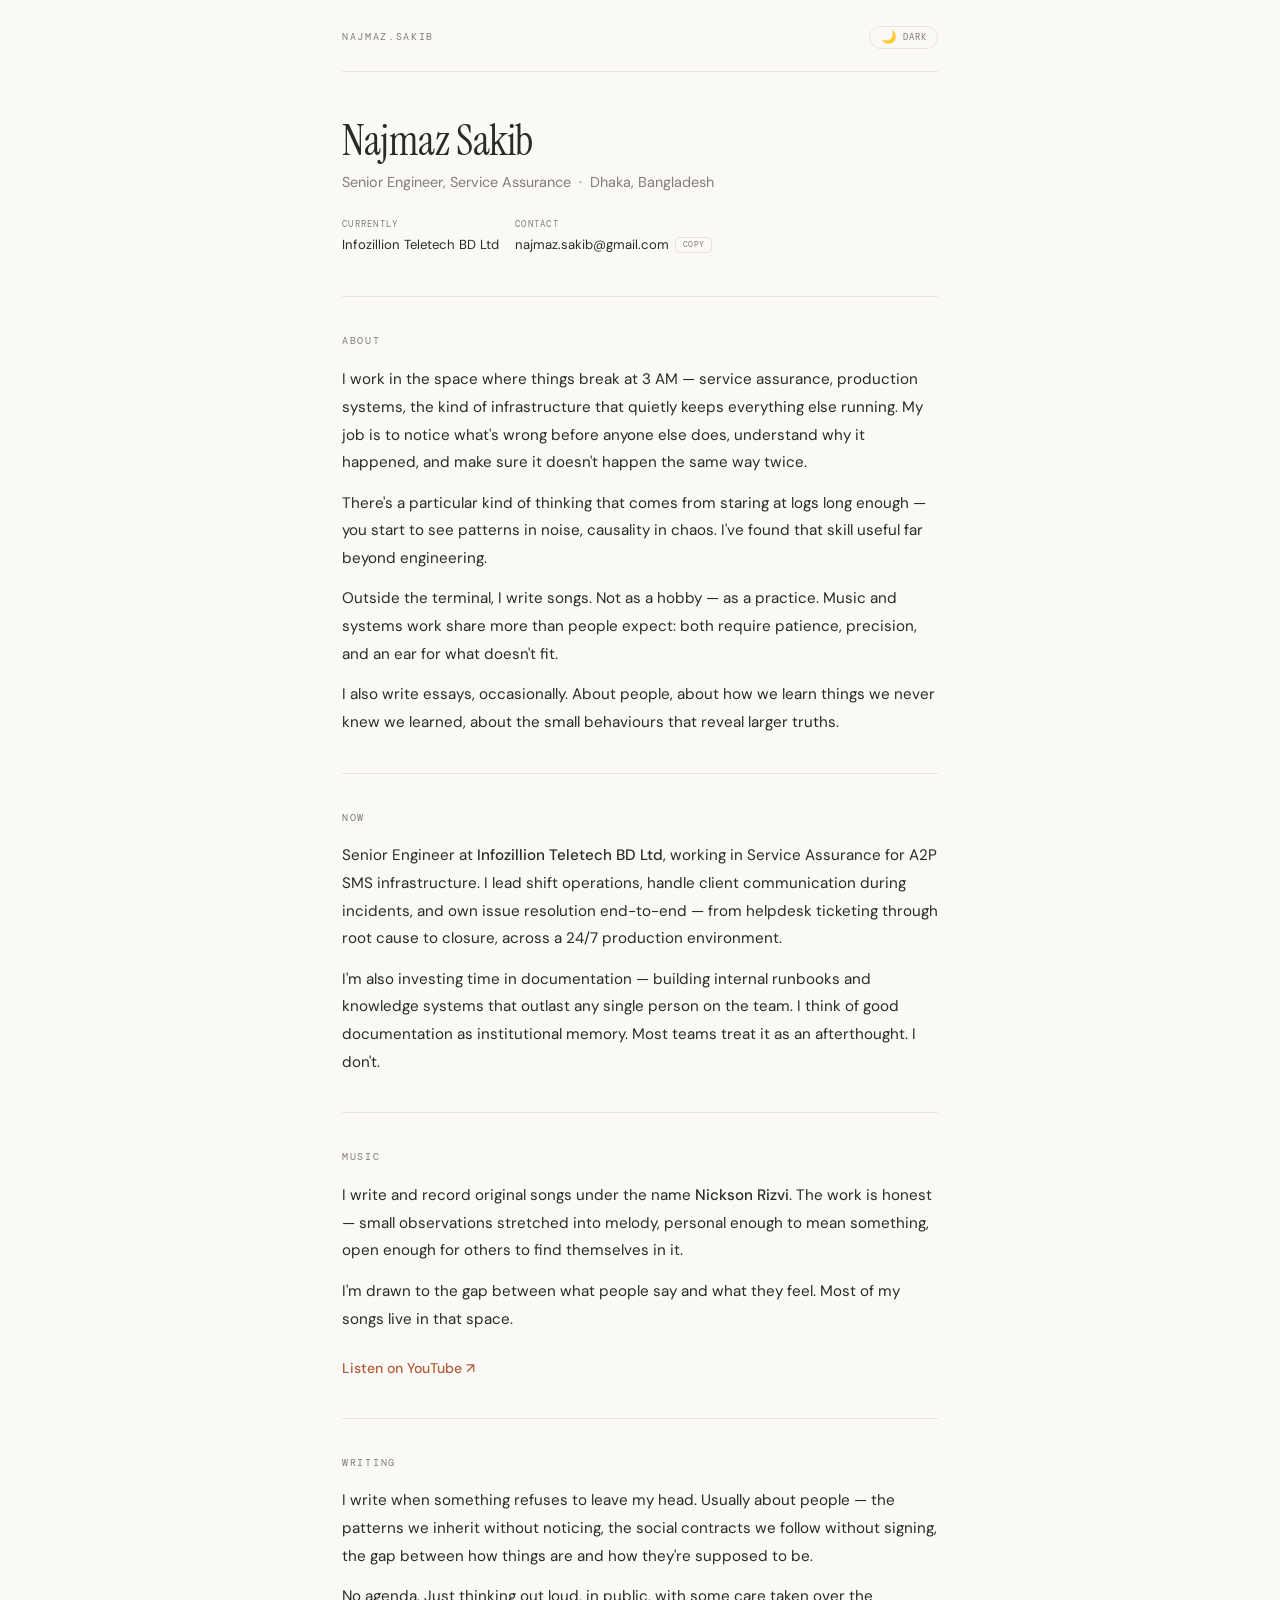
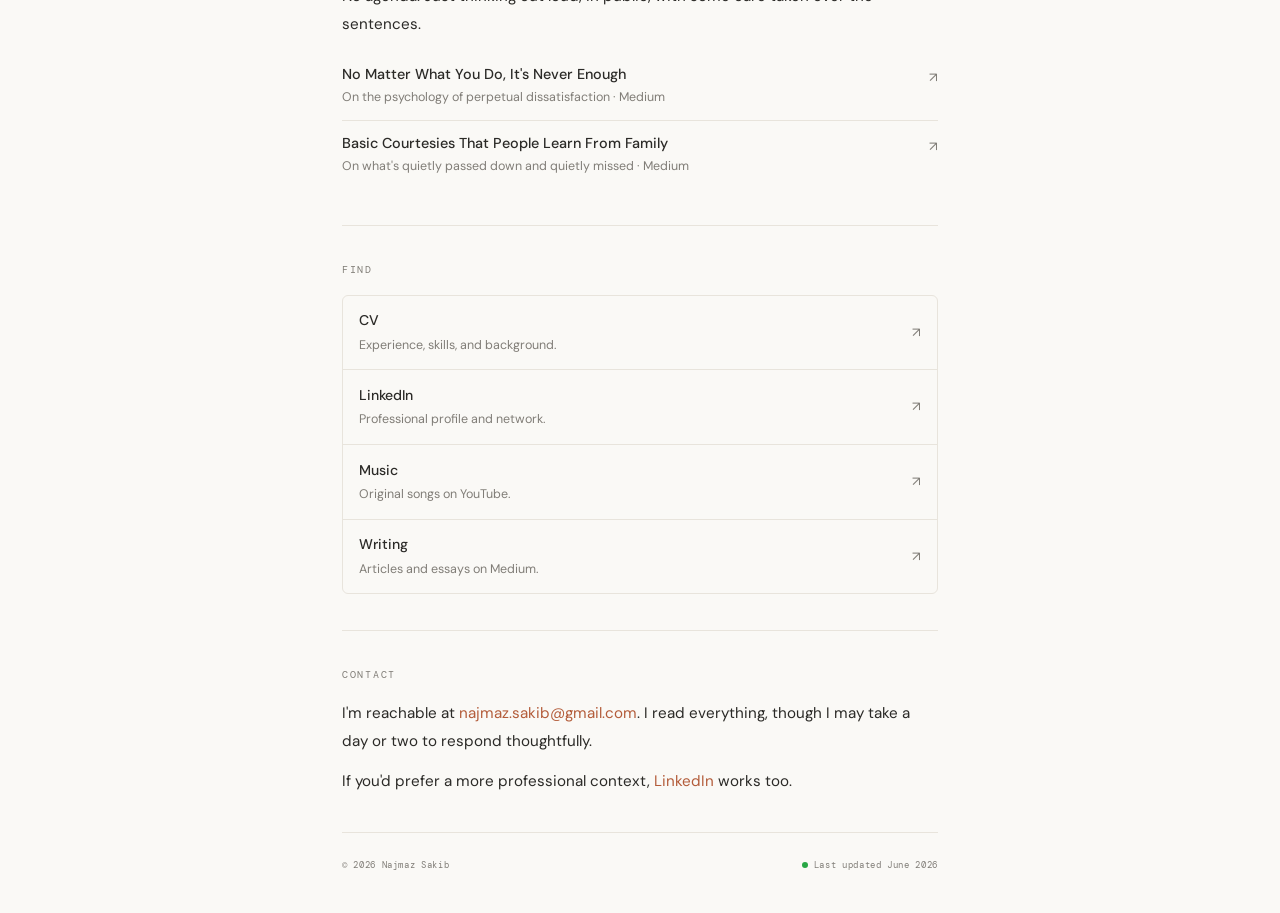
<file: index.html>
<!DOCTYPE html>
<html lang="en">
<script>
  if (localStorage.getItem('theme') === 'dark')
    document.documentElement.setAttribute('data-theme', 'dark');
</script>
<head>
  <meta charset="UTF-8" />
  <meta name="viewport" content="width=device-width, initial-scale=1.0" />
  <meta name="description" content="Najmaz Sakib — Senior Engineer, Service Assurance. Dhaka, Bangladesh." />
  <meta property="og:title" content="Najmaz Sakib" />
  <meta property="og:description" content="Senior Engineer, Service Assurance · Singer-songwriter · Writer. Dhaka, Bangladesh." />
  <title>Najmaz Sakib</title>
  <link rel="preconnect" href="https://fonts.googleapis.com" />
  <link rel="preconnect" href="https://fonts.gstatic.com" crossorigin />
  <link rel="stylesheet" href="style.css" />
</head>
<body>

<div class="page">

  <!-- TOP BAR -->
  <header class="top-bar">
    <span class="site-id">NAJMAZ.SAKIB</span>
    <button class="theme-toggle" id="themeToggle" aria-label="Toggle dark mode">
      <span class="icon icon-moon">🌙</span>
      <span class="icon icon-sun">☀️</span>
      <span class="label" id="themeLabel">Dark</span>
    </button>
  </header>

  <!-- HERO -->
  <section class="hero">
    <h1 class="hero-name">Najmaz Sakib</h1>
    <p class="hero-role">Senior Engineer, Service Assurance &nbsp;·&nbsp; Dhaka, Bangladesh</p>

    <!-- Quick info -->
    <div class="hero-meta">
      <div class="hero-meta-item">
        <span class="hm-label">Currently</span>
        <span class="hm-val">Infozillion Teletech BD Ltd</span>
      </div>
      <div class="hero-meta-item">
        <span class="hm-label">Contact</span>
        <span class="hm-val">
          <span class="copy-inline">
            <a href="mailto:najmaz.sakib@gmail.com">najmaz.sakib@gmail.com</a>
            <button class="copy-btn" id="copyBtn" aria-label="Copy email">copy</button>
          </span>
        </span>
      </div>
    </div>
  </section>

  <!-- ABOUT -->
  <section class="section" id="about">
    <span class="section-label">About</span>
    <div class="section-body">
      <p>I work in the space where things break at 3&nbsp;AM — service assurance, production systems, the kind of infrastructure that quietly keeps everything else running. My job is to notice what's wrong before anyone else does, understand why it happened, and make sure it doesn't happen the same way twice.</p>
      <p>There's a particular kind of thinking that comes from staring at logs long enough — you start to see patterns in noise, causality in chaos. I've found that skill useful far beyond engineering.</p>
      <p>Outside the terminal, I write songs. Not as a hobby — as a practice. Music and systems work share more than people expect: both require patience, precision, and an ear for what doesn't fit.</p>
      <p>I also write essays, occasionally. About people, about how we learn things we never knew we learned, about the small behaviours that reveal larger truths.</p>
    </div>
  </section>

  <!-- NOW -->
  <section class="section" id="now">
    <span class="section-label">Now</span>
    <div class="section-body">
      <p>Senior Engineer at <strong>Infozillion Teletech BD Ltd</strong>, working in Service Assurance for A2P SMS infrastructure. I lead shift operations, handle client communication during incidents, and own issue resolution end-to-end — from helpdesk ticketing through root cause to closure, across a 24/7 production environment.</p>
      <p>I'm also investing time in documentation — building internal runbooks and knowledge systems that outlast any single person on the team. I think of good documentation as institutional memory. Most teams treat it as an afterthought. I don't.</p>
    </div>
  </section>

  <!-- MUSIC -->
  <section class="section" id="music">
    <span class="section-label">Music</span>
    <div class="section-body">
      <p>I write and record original songs under the name <strong>Nickson Rizvi</strong>. The work is honest — small observations stretched into melody, personal enough to mean something, open enough for others to find themselves in it.</p>
      <p>I'm drawn to the gap between what people say and what they feel. Most of my songs live in that space.</p>
      <a href="https://www.youtube.com/@nickson.rizvimusic" target="_blank" rel="noopener" class="music-link">
        Listen on YouTube &#x2197;
      </a>
    </div>
  </section>

  <!-- WRITING -->
  <section class="section" id="writing">
    <span class="section-label">Writing</span>
    <div class="section-body">
      <p>I write when something refuses to leave my head. Usually about people — the patterns we inherit without noticing, the social contracts we follow without signing, the gap between how things are and how they're supposed to be.</p>
      <p>No agenda. Just thinking out loud, in public, with some care taken over the sentences.</p>
    </div>
    <div class="article-list">
      <a href="https://medium.com/@najmaz.sakib/no-matter-what-you-do-its-never-enough-here-s-why-8a58c1f15477"
         target="_blank" rel="noopener" class="article-item">
        <div class="art-left">
          <span class="art-title">No Matter What You Do, It's Never Enough</span>
          <span class="art-desc">On the psychology of perpetual dissatisfaction &middot; Medium</span>
        </div>
        <span class="art-arrow">&#x2197;</span>
      </a>
      <a href="https://medium.com/@najmaz.sakib/basic-courtesies-that-people-learn-from-family-7678142e38cf"
         target="_blank" rel="noopener" class="article-item">
        <div class="art-left">
          <span class="art-title">Basic Courtesies That People Learn From Family</span>
          <span class="art-desc">On what's quietly passed down and quietly missed &middot; Medium</span>
        </div>
        <span class="art-arrow">&#x2197;</span>
      </a>
    </div>
  </section>

  <!-- FIND -->
  <section class="section" id="find">
    <span class="section-label">Find</span>
    <div class="find-list">
      <a href="cv.html" class="find-item">
        <div class="find-left">
          <span class="find-title">CV</span>
          <span class="find-desc">Experience, skills, and background.</span>
        </div>
        <span class="find-arrow">&#x2197;</span>
      </a>
      <a href="https://linkedin.com/in/najmaz-sakib/" target="_blank" rel="noopener" class="find-item">
        <div class="find-left">
          <span class="find-title">LinkedIn</span>
          <span class="find-desc">Professional profile and network.</span>
        </div>
        <span class="find-arrow">&#x2197;</span>
      </a>
      <a href="https://www.youtube.com/@nickson.rizvimusic" target="_blank" rel="noopener" class="find-item">
        <div class="find-left">
          <span class="find-title">Music</span>
          <span class="find-desc">Original songs on YouTube.</span>
        </div>
        <span class="find-arrow">&#x2197;</span>
      </a>
      <a href="https://medium.com/@najmaz.sakib" target="_blank" rel="noopener" class="find-item">
        <div class="find-left">
          <span class="find-title">Writing</span>
          <span class="find-desc">Articles and essays on Medium.</span>
        </div>
        <span class="find-arrow">&#x2197;</span>
      </a>
    </div>
  </section>

  <!-- CONTACT -->
  <section class="section" id="contact">
    <span class="section-label">Contact</span>
    <div class="section-body">
      <p>I'm reachable at <a href="mailto:najmaz.sakib@gmail.com">najmaz.sakib@gmail.com</a>. I read everything, though I may take a day or two to respond thoughtfully.</p>
      <p>If you'd prefer a more professional context, <a href="https://linkedin.com/in/najmaz-sakib/" target="_blank" rel="noopener">LinkedIn</a> works too.</p>
    </div>
  </section>

  <!-- FOOTER -->
  <footer class="site-footer">
    <span class="footer-left">&copy; 2026 Najmaz Sakib</span>
    <span class="footer-right">
      <span class="updated-dot"></span>
      Last updated June 2026
    </span>
  </footer>

</div>

<script>
(() => {
  /* THEME TOGGLE */
  const root   = document.documentElement;
  const toggle = document.getElementById('themeToggle');
  const label  = document.getElementById('themeLabel');

  if (localStorage.getItem('theme') === 'dark') label.textContent = 'Light';

  toggle.addEventListener('click', () => {
    const isDark = root.getAttribute('data-theme') === 'dark';
    if (isDark) {
      root.removeAttribute('data-theme');
      localStorage.setItem('theme', 'light');
      label.textContent = 'Dark';
    } else {
      root.setAttribute('data-theme', 'dark');
      localStorage.setItem('theme', 'dark');
      label.textContent = 'Light';
    }
  });

  /* COPY EMAIL */
  const copyBtn = document.getElementById('copyBtn');
  if (copyBtn) {
    copyBtn.addEventListener('click', async () => {
      try {
        await navigator.clipboard.writeText('najmaz.sakib@gmail.com');
        copyBtn.textContent = '✓';
        copyBtn.classList.add('copied');
        setTimeout(() => {
          copyBtn.textContent = 'copy';
          copyBtn.classList.remove('copied');
        }, 2000);
      } catch { copyBtn.textContent = 'copy'; }
    });
  }
})();
</script>

</body>
</html>
</file>
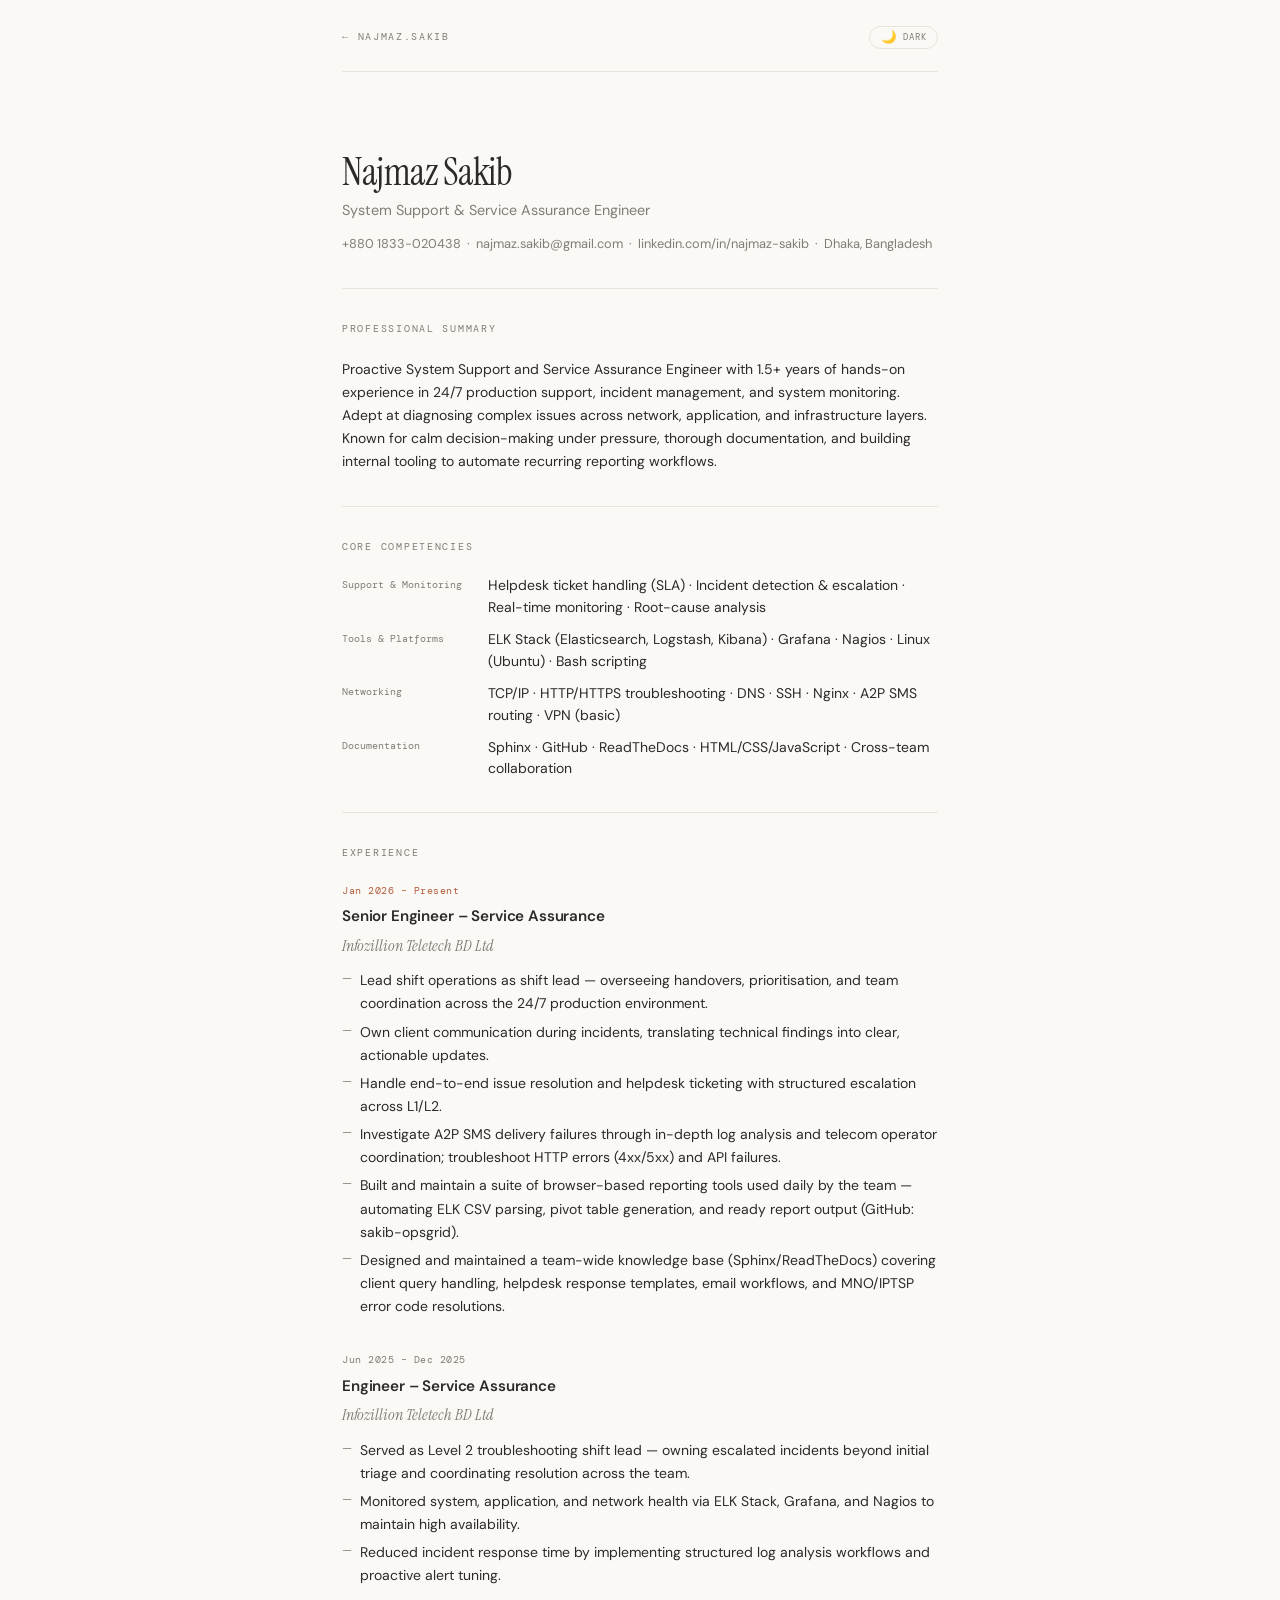
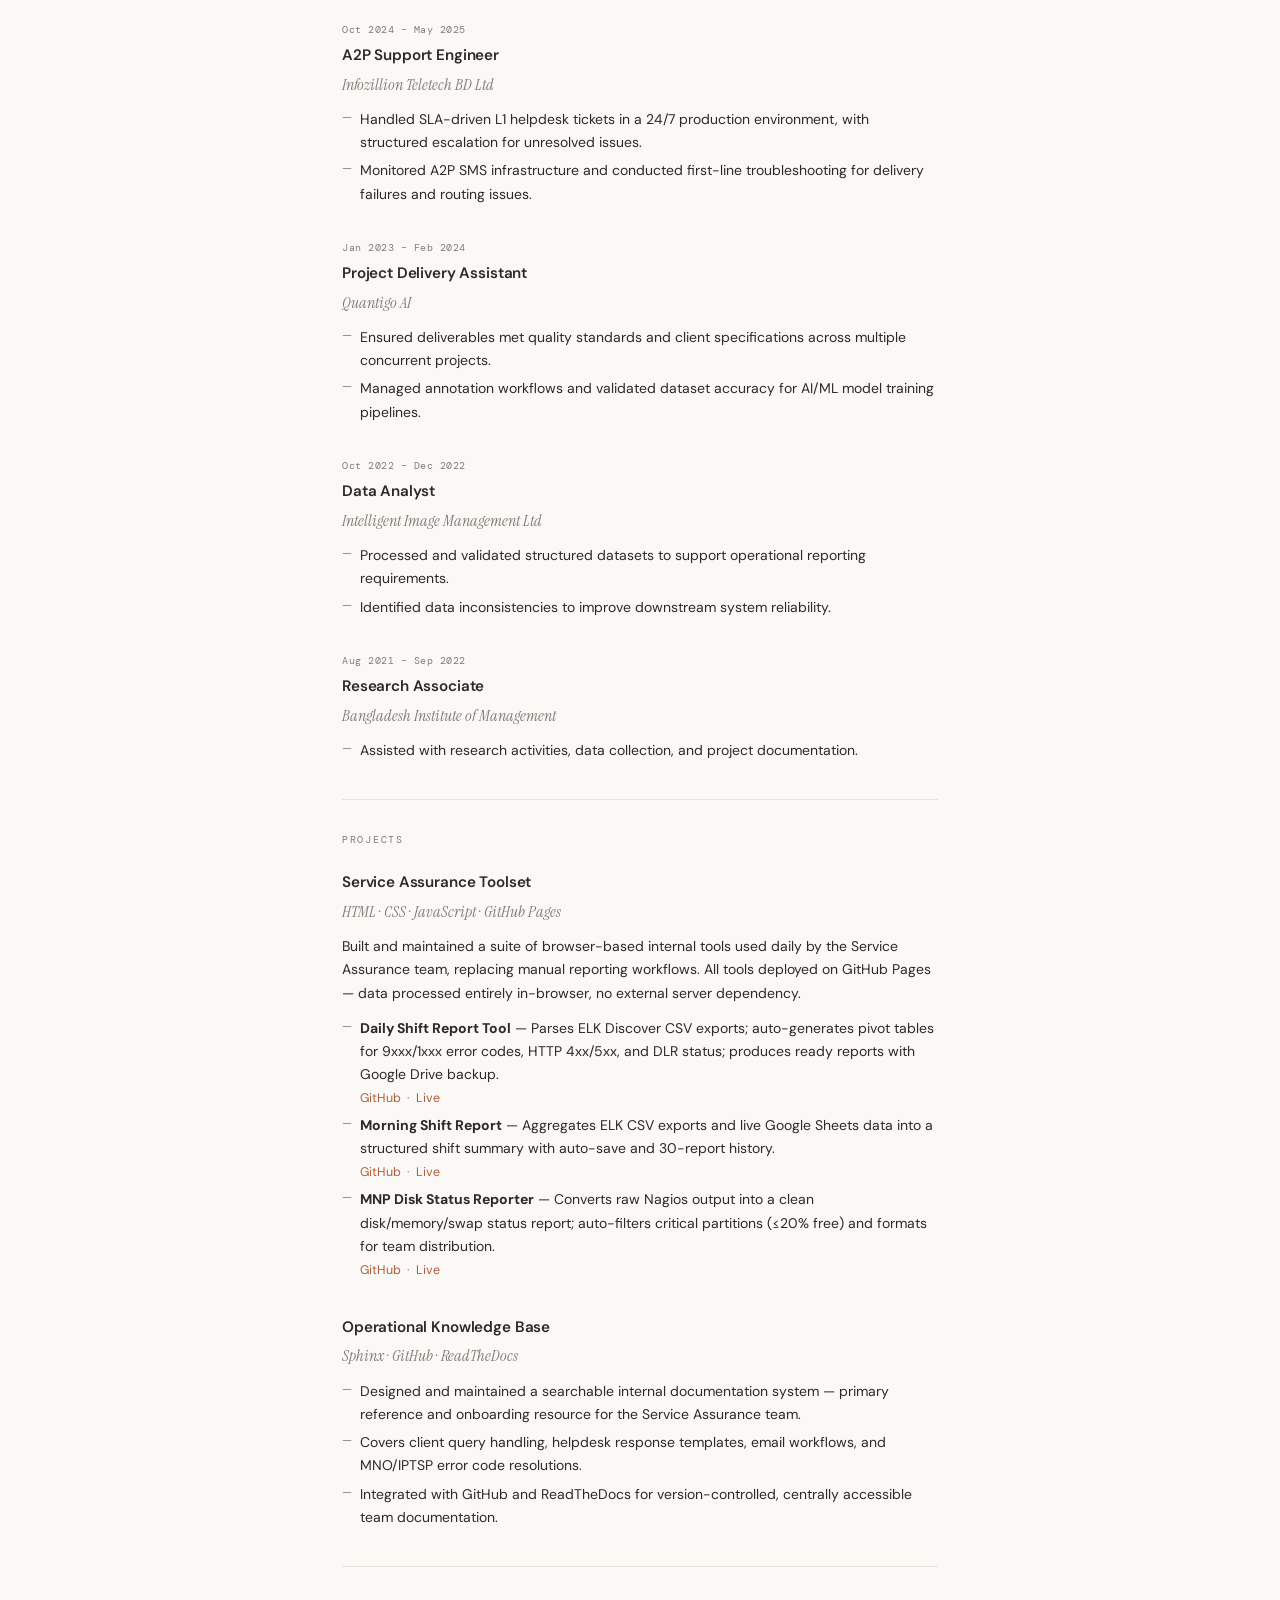
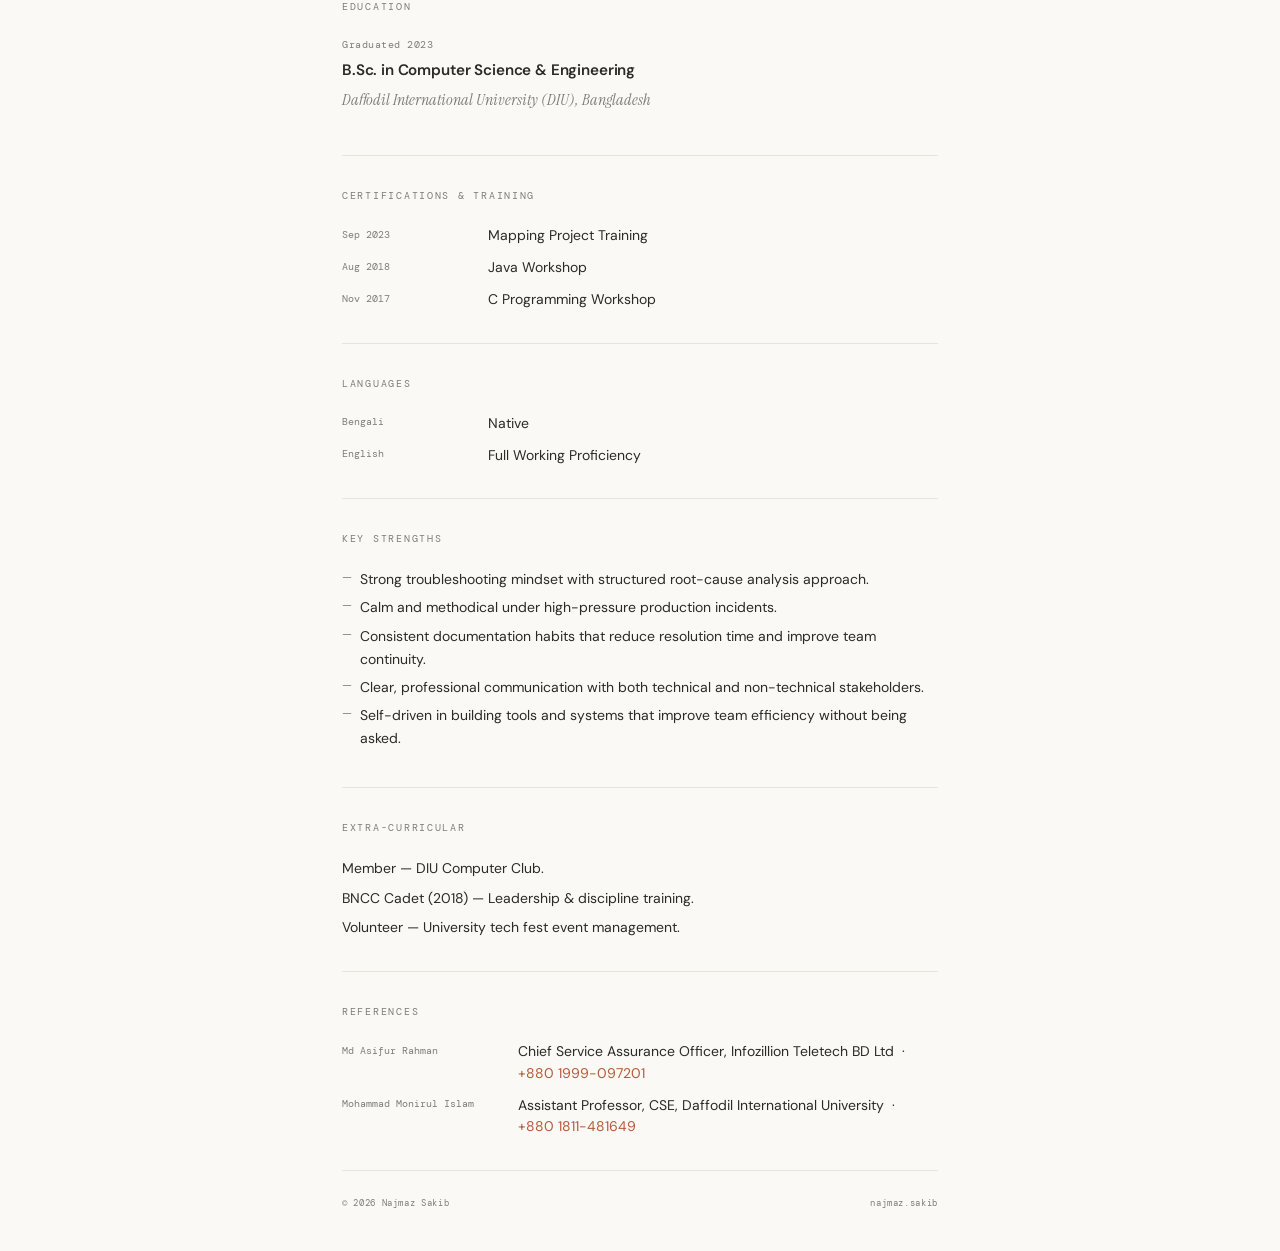
<file: cv.html>
<!DOCTYPE html>
<html lang="en">
<script>
  if (localStorage.getItem('theme') === 'dark')
    document.documentElement.setAttribute('data-theme', 'dark');
</script>
<head>
  <meta charset="UTF-8" />
  <meta name="viewport" content="width=device-width, initial-scale=1.0" />
  <title>CV &mdash; Najmaz Sakib</title>
  <link rel="preconnect" href="https://fonts.googleapis.com" />
  <link rel="preconnect" href="https://fonts.gstatic.com" crossorigin />
  <link rel="stylesheet" href="style.css" />
</head>
<body>

<div class="page">

  <header class="top-bar">
    <a href="index.html" class="site-id back-link">&larr; NAJMAZ.SAKIB</a>
    <button class="theme-toggle" id="themeToggle" aria-label="Toggle dark mode">
      <span class="icon icon-moon">🌙</span>
      <span class="icon icon-sun">☀️</span>
      <span class="label" id="themeLabel">Dark</span>
    </button>
  </header>

  <!-- CV HERO WITHOUT PHOTO -->
  <div class="cv-hero">
    <div class="cv-hero-text">
      <h1 class="cv-name">Najmaz Sakib</h1>
      <p class="cv-role-line">System Support &amp; Service Assurance Engineer</p>
      <p class="cv-meta-line">
        <a href="tel:+8801833020438">+880 1833-020438</a>
        &nbsp;&middot;&nbsp;
        <a href="mailto:najmaz.sakib@gmail.com">najmaz.sakib@gmail.com</a>
        &nbsp;&middot;&nbsp;
        <a href="https://linkedin.com/in/najmaz-sakib/" target="_blank" rel="noopener">linkedin.com/in/najmaz-sakib</a>
        &nbsp;&middot;&nbsp;
        Dhaka, Bangladesh
      </p>
    </div>
  </div>

  <!-- PROFESSIONAL SUMMARY -->
  <div class="cv-section">
    <span class="cv-section-label">Professional Summary</span>
    <div class="extra-body">
      <p>Proactive System Support and Service Assurance Engineer with 1.5+ years of hands-on experience in 24/7 production support, incident management, and system monitoring. Adept at diagnosing complex issues across network, application, and infrastructure layers. Known for calm decision-making under pressure, thorough documentation, and building internal tooling to automate recurring reporting workflows.</p>
    </div>
  </div>

  <!-- CORE COMPETENCIES -->
  <div class="cv-section">
    <span class="cv-section-label">Core Competencies</span>
    <div class="skill-rows">
      <div class="skill-row">
        <span class="skill-cat">Support &amp; Monitoring</span>
        <span class="skill-vals">Helpdesk ticket handling (SLA) &middot; Incident detection &amp; escalation &middot; Real-time monitoring &middot; Root-cause analysis</span>
      </div>
      <div class="skill-row">
        <span class="skill-cat">Tools &amp; Platforms</span>
        <span class="skill-vals">ELK Stack (Elasticsearch, Logstash, Kibana) &middot; Grafana &middot; Nagios &middot; Linux (Ubuntu) &middot; Bash scripting</span>
      </div>
      <div class="skill-row">
        <span class="skill-cat">Networking</span>
        <span class="skill-vals">TCP/IP &middot; HTTP/HTTPS troubleshooting &middot; DNS &middot; SSH &middot; Nginx &middot; A2P SMS routing &middot; VPN (basic)</span>
      </div>
      <div class="skill-row">
        <span class="skill-cat">Documentation</span>
        <span class="skill-vals">Sphinx &middot; GitHub &middot; ReadTheDocs &middot; HTML/CSS/JavaScript &middot; Cross-team collaboration</span>
      </div>
    </div>
  </div>

  <!-- EXPERIENCE -->
  <div class="cv-section">
    <span class="cv-section-label">Experience</span>
    <div class="cv-list">

      <div>
        <div class="cv-item-meta">
          <span class="cv-date is-current">Jan 2026 &ndash; Present</span>
        </div>
        <h3 class="cv-job-title">Senior Engineer &ndash; Service Assurance</h3>
        <p class="cv-company">Infozillion Teletech BD Ltd</p>
        <ul class="cv-points">
          <li>Lead shift operations as shift lead — overseeing handovers, prioritisation, and team coordination across the 24/7 production environment.</li>
          <li>Own client communication during incidents, translating technical findings into clear, actionable updates.</li>
          <li>Handle end-to-end issue resolution and helpdesk ticketing with structured escalation across L1/L2.</li>
          <li>Investigate A2P SMS delivery failures through in-depth log analysis and telecom operator coordination; troubleshoot HTTP errors (4xx/5xx) and API failures.</li>
          <li>Built and maintain a suite of browser-based reporting tools used daily by the team — automating ELK CSV parsing, pivot table generation, and ready report output (GitHub: sakib-opsgrid).</li>
          <li>Designed and maintained a team-wide knowledge base (Sphinx/ReadTheDocs) covering client query handling, helpdesk response templates, email workflows, and MNO/IPTSP error code resolutions.</li>
        </ul>
      </div>

      <div>
        <div class="cv-item-meta">
          <span class="cv-date">Jun 2025 &ndash; Dec 2025</span>
        </div>
        <h3 class="cv-job-title">Engineer &ndash; Service Assurance</h3>
        <p class="cv-company">Infozillion Teletech BD Ltd</p>
        <ul class="cv-points">
          <li>Served as Level 2 troubleshooting shift lead — owning escalated incidents beyond initial triage and coordinating resolution across the team.</li>
          <li>Monitored system, application, and network health via ELK Stack, Grafana, and Nagios to maintain high availability.</li>
          <li>Reduced incident response time by implementing structured log analysis workflows and proactive alert tuning.</li>
        </ul>
      </div>

      <div>
        <div class="cv-item-meta">
          <span class="cv-date">Oct 2024 &ndash; May 2025</span>
        </div>
        <h3 class="cv-job-title">A2P Support Engineer</h3>
        <p class="cv-company">Infozillion Teletech BD Ltd</p>
        <ul class="cv-points">
          <li>Handled SLA-driven L1 helpdesk tickets in a 24/7 production environment, with structured escalation for unresolved issues.</li>
          <li>Monitored A2P SMS infrastructure and conducted first-line troubleshooting for delivery failures and routing issues.</li>
        </ul>
      </div>

      <div>
        <div class="cv-item-meta">
          <span class="cv-date">Jan 2023 &ndash; Feb 2024</span>
        </div>
        <h3 class="cv-job-title">Project Delivery Assistant</h3>
        <p class="cv-company">Quantigo AI</p>
        <ul class="cv-points">
          <li>Ensured deliverables met quality standards and client specifications across multiple concurrent projects.</li>
          <li>Managed annotation workflows and validated dataset accuracy for AI/ML model training pipelines.</li>
        </ul>
      </div>

      <div>
        <div class="cv-item-meta">
          <span class="cv-date">Oct 2022 &ndash; Dec 2022</span>
        </div>
        <h3 class="cv-job-title">Data Analyst</h3>
        <p class="cv-company">Intelligent Image Management Ltd</p>
        <ul class="cv-points">
          <li>Processed and validated structured datasets to support operational reporting requirements.</li>
          <li>Identified data inconsistencies to improve downstream system reliability.</li>
        </ul>
      </div>

      <div>
        <div class="cv-item-meta">
          <span class="cv-date">Aug 2021 &ndash; Sep 2022</span>
        </div>
        <h3 class="cv-job-title">Research Associate</h3>
        <p class="cv-company">Bangladesh Institute of Management</p>
        <ul class="cv-points">
          <li>Assisted with research activities, data collection, and project documentation.</li>
        </ul>
      </div>

    </div>
  </div>

  <!-- PROJECTS -->
  <div class="cv-section">
    <span class="cv-section-label">Projects</span>
    <div class="cv-list">

      <div>
        <h3 class="cv-job-title">Service Assurance Toolset</h3>
        <p class="cv-company">HTML &middot; CSS &middot; JavaScript &middot; GitHub Pages</p>
        <div class="extra-body" style="margin-bottom:0.75rem;">
          <p>Built and maintained a suite of browser-based internal tools used daily by the Service Assurance team, replacing manual reporting workflows. All tools deployed on GitHub Pages — data processed entirely in-browser, no external server dependency.</p>
        </div>
        <ul class="cv-points">
          <li>
            <strong>Daily Shift Report Tool</strong> — Parses ELK Discover CSV exports; auto-generates pivot tables for 9xxx/1xxx error codes, HTTP 4xx/5xx, and DLR status; produces ready reports with Google Drive backup.
            <br /><span class="cv-project-links">
              <a href="https://github.com/sakib-opsgrid/daily_report" target="_blank" rel="noopener">GitHub</a>
              &nbsp;&middot;&nbsp;
              <a href="https://sakib-opsgrid.github.io/daily_report" target="_blank" rel="noopener">Live</a>
            </span>
          </li>
          <li>
            <strong>Morning Shift Report</strong> — Aggregates ELK CSV exports and live Google Sheets data into a structured shift summary with auto-save and 30-report history.
            <br /><span class="cv-project-links">
              <a href="https://github.com/sakib-opsgrid/morning_shift_report" target="_blank" rel="noopener">GitHub</a>
              &nbsp;&middot;&nbsp;
              <a href="https://sakib-opsgrid.github.io/morning_shift_report" target="_blank" rel="noopener">Live</a>
            </span>
          </li>
          <li>
            <strong>MNP Disk Status Reporter</strong> — Converts raw Nagios output into a clean disk/memory/swap status report; auto-filters critical partitions (&le;20% free) and formats for team distribution.
            <br /><span class="cv-project-links">
              <a href="https://github.com/sakib-opsgrid/mnp_disk_status" target="_blank" rel="noopener">GitHub</a>
              &nbsp;&middot;&nbsp;
              <a href="https://sakib-opsgrid.github.io/mnp_disk_status" target="_blank" rel="noopener">Live</a>
            </span>
          </li>
        </ul>
      </div>

      <div>
        <h3 class="cv-job-title">Operational Knowledge Base</h3>
        <p class="cv-company">Sphinx &middot; GitHub &middot; ReadTheDocs</p>
        <ul class="cv-points">
          <li>Designed and maintained a searchable internal documentation system — primary reference and onboarding resource for the Service Assurance team.</li>
          <li>Covers client query handling, helpdesk response templates, email workflows, and MNO/IPTSP error code resolutions.</li>
          <li>Integrated with GitHub and ReadTheDocs for version-controlled, centrally accessible team documentation.</li>
        </ul>
      </div>

    </div>
  </div>

  <!-- EDUCATION -->
  <div class="cv-section">
    <span class="cv-section-label">Education</span>
    <div class="cv-list">
      <div>
        <div class="cv-item-meta">
          <span class="cv-date">Graduated 2023</span>
        </div>
        <h3 class="cv-job-title">B.Sc. in Computer Science &amp; Engineering</h3>
        <p class="cv-company">Daffodil International University (DIU), Bangladesh</p>
      </div>
    </div>
  </div>

  <!-- CERTIFICATIONS -->
  <div class="cv-section">
    <span class="cv-section-label">Certifications &amp; Training</span>
    <div class="skill-rows">
      <div class="skill-row">
        <span class="skill-cat">Sep 2023</span>
        <span class="skill-vals">Mapping Project Training</span>
      </div>
      <div class="skill-row">
        <span class="skill-cat">Aug 2018</span>
        <span class="skill-vals">Java Workshop</span>
      </div>
      <div class="skill-row">
        <span class="skill-cat">Nov 2017</span>
        <span class="skill-vals">C Programming Workshop</span>
      </div>
    </div>
  </div>

  <!-- LANGUAGES -->
  <div class="cv-section">
    <span class="cv-section-label">Languages</span>
    <div class="skill-rows">
      <div class="skill-row">
        <span class="skill-cat">Bengali</span>
        <span class="skill-vals">Native</span>
      </div>
      <div class="skill-row">
        <span class="skill-cat">English</span>
        <span class="skill-vals">Full Working Proficiency</span>
      </div>
    </div>
  </div>

  <!-- KEY STRENGTHS -->
  <div class="cv-section">
    <span class="cv-section-label">Key Strengths</span>
    <ul class="cv-points">
      <li>Strong troubleshooting mindset with structured root-cause analysis approach.</li>
      <li>Calm and methodical under high-pressure production incidents.</li>
      <li>Consistent documentation habits that reduce resolution time and improve team continuity.</li>
      <li>Clear, professional communication with both technical and non-technical stakeholders.</li>
      <li>Self-driven in building tools and systems that improve team efficiency without being asked.</li>
    </ul>
  </div>

  <!-- EXTRA -->
  <div class="cv-section">
    <span class="cv-section-label">Extra-curricular</span>
    <div class="extra-body">
      <p>Member &mdash; DIU Computer Club.</p>
      <p>BNCC Cadet (2018) &mdash; Leadership &amp; discipline training.</p>
      <p>Volunteer &mdash; University tech fest event management.</p>
    </div>
  </div>

  <!-- REFERENCES -->
  <div class="cv-section">
    <span class="cv-section-label">References</span>
    <div class="skill-rows">
      <div class="skill-row">
        <span class="skill-cat" style="min-width:160px;">Md Asifur Rahman</span>
        <span class="skill-vals">Chief Service Assurance Officer, Infozillion Teletech BD Ltd &nbsp;&middot;&nbsp; <a href="tel:+8801999097201">+880 1999-097201</a></span>
      </div>
      <div class="skill-row">
        <span class="skill-cat" style="min-width:160px;">Mohammad Monirul Islam</span>
        <span class="skill-vals">Assistant Professor, CSE, Daffodil International University &nbsp;&middot;&nbsp; <a href="tel:+8801811481649">+880 1811-481649</a></span>
      </div>
    </div>
  </div>

  <footer class="site-footer">
    <span class="footer-left">&copy; 2026 Najmaz Sakib</span>
    <span class="footer-right">
      <a href="index.html" style="color:var(--text-muted);text-decoration:none;">najmaz.sakib</a>
    </span>
  </footer>

</div>

<script>
(() => {
  const root   = document.documentElement;
  const toggle = document.getElementById('themeToggle');
  const label  = document.getElementById('themeLabel');

  if (localStorage.getItem('theme') === 'dark') label.textContent = 'Light';

  toggle.addEventListener('click', () => {
    const isDark = root.getAttribute('data-theme') === 'dark';
    if (isDark) {
      root.removeAttribute('data-theme');
      localStorage.setItem('theme', 'light');
      label.textContent = 'Dark';
    } else {
      root.setAttribute('data-theme', 'dark');
      localStorage.setItem('theme', 'dark');
      label.textContent = 'Light';
    }
  });
})();
</script>

</body>
</html>
</file>
<file: style.css>
/* ===========================
   FONTS — DM Sans / DM Mono / Instrument Serif
   =========================== */
@import url('https://fonts.googleapis.com/css2?family=DM+Sans:wght@400;500;600&family=DM+Mono:wght@400;500&family=Instrument+Serif:ital@0;1&display=swap');

/* ===========================
   LIGHT MODE — warm, smooth, low-contrast
   =========================== */
:root {
  --bg:           #faf9f6;
  --text:         #2b2a27;
  --text-muted:   #807d77;
  --border:       #e8e4dc;
  --surface:      #ffffff;
  --surface-2:    #f1ede5;
  --accent:       #b35c3a;
  --accent-hover: #9a4c2e;
  --tag-bg:       #eeeae1;
  --tag-text:     #5c584f;
  --font:         'DM Sans', system-ui, sans-serif;
  --font-mono:    'DM Mono', 'Courier New', monospace;
  --font-serif:   'Instrument Serif', Georgia, serif;
  --max:          620px;
  --pad:          2rem;
  color-scheme:   light;
}

/* ===========================
   DARK MODE — Claude.ai, soft & warm
   =========================== */
[data-theme="dark"] {
  --bg:           #262624;  /* Claude main dark — warm charcoal, not black */
  --text:         #e8e6e0;  /* warm off-white, not stark white */
  --text-muted:   #9a968d;
  --border:       #3a3935;
  --surface:      #30302c;  /* slightly lifted surface */
  --surface-2:    #3a3935;
  --accent:       #d4825f;  /* softer terracotta */
  --accent-hover: #e0997a;
  --tag-bg:       #3a3935;
  --tag-text:     #9a968d;
  color-scheme:   dark;
}

/* ===========================
   RESET
   =========================== */
*, *::before, *::after {
  margin: 0; padding: 0;
  box-sizing: border-box;
}

html {
  font-size: 16px;
  scroll-behavior: smooth;
  -webkit-font-smoothing: antialiased;
  background: var(--bg);
  transition: background 0.25s;
}

body {
  background: var(--bg);
  color: var(--text);
  font-family: var(--font);
  line-height: 1.75;
  transition: background 0.25s, color 0.25s;
}

a {
  color: var(--accent);
  text-decoration: none;
}
a:hover {
  color: var(--accent-hover);
  text-decoration: underline;
  text-underline-offset: 3px;
}

/* ===========================
   CENTERED WRAPPER
   =========================== */
.page {
  max-width: var(--max);
  margin: 0 auto;
  padding: 0 var(--pad);
}

/* ===========================
   TOP BAR
   =========================== */
.top-bar {
  display: flex;
  align-items: center;
  justify-content: space-between;
  padding: 1.6rem 0 1.4rem;
  border-bottom: 1px solid var(--border);
  margin-bottom: 0;
  transition: border-color 0.25s;
}

.site-id {
  font-family: var(--font-mono);
  font-size: 0.65rem;
  letter-spacing: 0.16em;
  color: var(--text-muted);
  text-decoration: none;
}

.back-link {
  color: var(--text-muted);
  text-decoration: none;
}
.back-link:hover { color: var(--text); text-decoration: none; }

/* ===========================
   THEME TOGGLE
   =========================== */
.theme-toggle {
  background: none;
  border: 1px solid var(--border);
  border-radius: 20px;
  cursor: pointer;
  padding: 0.28rem 0.65rem;
  display: flex;
  align-items: center;
  gap: 0.4rem;
  transition: border-color 0.2s, background 0.2s;
}
.theme-toggle:hover { background: var(--surface-2); border-color: var(--text-muted); }
.theme-toggle .icon { font-size: 0.78rem; line-height: 1; }
.theme-toggle .label {
  font-family: var(--font-mono);
  font-size: 0.58rem;
  letter-spacing: 0.1em;
  color: var(--text-muted);
  text-transform: uppercase;
}
.icon-moon { display: inline; }
.icon-sun  { display: none; }
[data-theme="dark"] .icon-moon { display: none; }
[data-theme="dark"] .icon-sun  { display: inline; }

/* ===========================
   HERO
   =========================== */
.hero {
  padding: 3rem 0 2.5rem;
  border-bottom: 1px solid var(--border);
  transition: border-color 0.25s;
}

.hero-photo {
  width: 72px;
  height: 72px;
  border-radius: 50%;
  object-fit: cover;
  object-position: center 8%;
  border: 2px solid var(--border);
  filter: grayscale(10%);
  display: block;
  margin-bottom: 1.25rem;
  transition: border-color 0.25s;
}

.hero-name {
  font-family: var(--font-serif);
  font-size: 2.6rem;
  font-weight: 400;
  color: var(--text);
  letter-spacing: -0.01em;
  line-height: 1.05;
  margin-bottom: 0.4rem;
}

.hero-role {
  font-size: 0.9rem;
  color: var(--text-muted);
  margin-bottom: 1.25rem;
}

/* hero nav links */
.hero-nav {
  display: flex;
  flex-wrap: wrap;
  gap: 0;
  border: 1px solid var(--border);
  border-radius: 6px;
  overflow: hidden;
  transition: border-color 0.25s;
}

.hero-nav-link {
  display: flex;
  align-items: center;
  justify-content: space-between;
  gap: 0.5rem;
  padding: 0.55rem 0.9rem;
  font-size: 0.82rem;
  font-weight: 500;
  color: var(--text);
  text-decoration: none;
  border-right: 1px solid var(--border);
  transition: background 0.15s, border-color 0.25s;
  white-space: nowrap;
}
.hero-nav-link:last-child { border-right: none; }
.hero-nav-link:hover { background: var(--surface-2); text-decoration: none; color: var(--text); }

.nav-arrow {
  font-size: 0.75rem;
  color: var(--text-muted);
  transition: transform 0.15s;
}
.hero-nav-link:hover .nav-arrow { transform: translate(2px, -2px); }

/* quick info row */
.hero-meta {
  display: flex;
  flex-wrap: wrap;
  gap: 1rem;
  margin-top: 1.1rem;
}

.hero-meta-item {
  display: flex;
  flex-direction: column;
  gap: 0.1rem;
}

.hm-label {
  font-family: var(--font-mono);
  font-size: 0.58rem;
  letter-spacing: 0.14em;
  color: var(--text-muted);
  text-transform: uppercase;
}

.hm-val {
  font-size: 0.82rem;
  color: var(--text);
}

.hm-val a {
  color: var(--text);
  text-decoration: none;
}
.hm-val a:hover { color: var(--accent); text-decoration: underline; text-underline-offset: 3px; }

/* copy email inline */
.copy-inline {
  display: inline-flex;
  align-items: center;
  gap: 0.4rem;
}
.copy-btn {
  background: none;
  border: 1px solid var(--border);
  border-radius: 4px;
  cursor: pointer;
  padding: 0.08rem 0.4rem;
  font-family: var(--font-mono);
  font-size: 0.52rem;
  letter-spacing: 0.06em;
  color: var(--text-muted);
  text-transform: uppercase;
  transition: border-color 0.15s, color 0.15s;
  flex-shrink: 0;
}
.copy-btn:hover { border-color: var(--accent); color: var(--accent); }
.copy-btn.copied { border-color: #28a745; color: #28a745; }

/* ===========================
   CONTENT SECTIONS
   =========================== */
.section {
  padding: 2.25rem 0;
  border-bottom: 1px solid var(--border);
  transition: border-color 0.25s;
}
.section:last-child { border-bottom: none; }

.section-label {
  font-family: var(--font-mono);
  font-size: 0.6rem;
  letter-spacing: 0.18em;
  color: var(--text-muted);
  text-transform: uppercase;
  display: block;
  margin-bottom: 1rem;
}

.section-body p {
  font-size: 0.95rem;
  color: var(--text);
  line-height: 1.82;
  margin-bottom: 0.8rem;
}
.section-body p:last-child { margin-bottom: 0; }
.section-body strong { font-weight: 500; color: var(--text); }

/* skill tags */
.tag-wrap {
  display: flex;
  flex-wrap: wrap;
  gap: 6px;
  margin-top: 0.25rem;
}
.tag {
  font-family: var(--font-mono);
  font-size: 0.63rem;
  letter-spacing: 0.03em;
  background: var(--tag-bg);
  color: var(--tag-text);
  padding: 0.2rem 0.55rem;
  border-radius: 20px;
  white-space: nowrap;
  transition: background 0.25s, color 0.25s;
}

/* music link */
.music-link {
  display: inline-flex;
  align-items: center;
  gap: 0.35rem;
  font-size: 0.88rem;
  font-weight: 500;
  color: var(--accent);
  margin-top: 0.6rem;
}
.music-link:hover { color: var(--accent-hover); text-decoration: underline; }

/* article list */
.article-list { display: flex; flex-direction: column; margin-top: 0.9rem; }

.article-item {
  display: flex;
  align-items: flex-start;
  justify-content: space-between;
  gap: 1rem;
  padding: 0.7rem 0;
  border-bottom: 1px solid var(--border);
  text-decoration: none;
  color: var(--text);
  transition: border-color 0.25s;
}
.article-item:last-child { border-bottom: none; }
.article-item:hover { color: var(--accent); text-decoration: none; }
.article-item:hover .art-arrow { transform: translate(2px, -2px); }

.art-left { display: flex; flex-direction: column; gap: 0.15rem; }
.art-title { font-size: 0.9rem; font-weight: 500; line-height: 1.45; }
.art-desc  { font-size: 0.78rem; color: var(--text-muted); }
.art-arrow {
  font-size: 0.85rem;
  color: var(--text-muted);
  flex-shrink: 0;
  margin-top: 0.15rem;
  transition: transform 0.15s ease;
}

/* find list */
.find-list {
  display: flex;
  flex-direction: column;
  border: 1px solid var(--border);
  border-radius: 6px;
  overflow: hidden;
  transition: border-color 0.25s;
}

.find-item {
  display: flex;
  align-items: center;
  justify-content: space-between;
  gap: 1rem;
  padding: 0.8rem 1rem;
  text-decoration: none;
  color: var(--text);
  border-bottom: 1px solid var(--border);
  transition: background 0.15s, border-color 0.25s;
}
.find-item:last-child { border-bottom: none; }
.find-item:hover { background: var(--surface-2); text-decoration: none; }
.find-item:hover .find-arrow { transform: translate(2px, -2px); }

.find-left { display: flex; flex-direction: column; gap: 0.1rem; }
.find-title { font-size: 0.88rem; font-weight: 500; color: var(--text); }
.find-desc  { font-size: 0.78rem; color: var(--text-muted); }

.find-arrow {
  font-size: 0.85rem;
  color: var(--text-muted);
  flex-shrink: 0;
  transition: transform 0.15s ease;
}

/* ===========================
   FOOTER
   =========================== */
.site-footer {
  padding: 1.5rem 0 2.5rem;
  display: flex;
  justify-content: space-between;
  align-items: center;
  flex-wrap: wrap;
  gap: 0.5rem;
}

.footer-left, .footer-right {
  font-family: var(--font-mono);
  font-size: 0.58rem;
  color: var(--text-muted);
  letter-spacing: 0.07em;
}

.footer-right {
  display: flex;
  align-items: center;
  gap: 0.35rem;
}

.updated-dot {
  width: 6px;
  height: 6px;
  border-radius: 50%;
  background: #28a745;
  display: inline-block;
  flex-shrink: 0;
}

/* ===========================
   CV PAGE
   =========================== */
.cv-hero {
  display: flex;
  align-items: flex-start;
  justify-content: space-between;
  gap: 1.5rem;
  padding: 2.5rem 0 2rem;
  border-bottom: 1px solid var(--border);
  transition: border-color 0.25s;
}

.cv-hero-text { flex: 1; }

.cv-photo {
  width: 88px;
  height: 88px;
  border-radius: 50%;
  object-fit: cover;
  object-position: center 8%;
  border: 2px solid var(--border);
  filter: grayscale(10%);
  flex-shrink: 0;
  transition: border-color 0.25s;
}

.cv-project-links {
  font-size: 0.78rem;
  color: var(--text-muted);
}
.cv-project-links a { color: var(--accent); }

.cv-name {
  font-family: var(--font-serif);
  font-size: 2.4rem;
  font-weight: 400;
  color: var(--text);
  letter-spacing: -0.01em;
  line-height: 1.05;
  margin-bottom: 0.3rem;
  margin-top: 2.5rem;
}

.cv-role-line {
  font-size: 0.9rem;
  color: var(--text-muted);
  margin-bottom: 0.5rem;
}

.cv-meta-line {
  font-size: 0.8rem;
  color: var(--text-muted);
  line-height: 2;
  margin-bottom: 0;
}
.cv-meta-line a { color: var(--text-muted); text-decoration: none; }
.cv-meta-line a:hover { color: var(--accent); text-decoration: underline; text-underline-offset: 3px; }

.cv-section {
  padding: 2rem 0;
  border-bottom: 1px solid var(--border);
  transition: border-color 0.25s;
}
.cv-section:last-child { border-bottom: none; }

.cv-section-label {
  font-family: var(--font-mono);
  font-size: 0.6rem;
  letter-spacing: 0.18em;
  color: var(--text-muted);
  text-transform: uppercase;
  display: block;
  margin-bottom: 1.25rem;
}

.cv-list { display: flex; flex-direction: column; gap: 1.75rem; }

.cv-item-meta {
  display: flex;
  align-items: center;
  gap: 0.75rem;
  margin-bottom: 0.2rem;
}

.cv-date {
  font-family: var(--font-mono);
  font-size: 0.65rem;
  color: var(--text-muted);
  letter-spacing: 0.05em;
}

.cv-date.is-current {
  color: var(--accent);
}

.cv-badge {
  display: inline-flex;
  align-items: center;
  gap: 0.3rem;
  font-family: var(--font-mono);
  font-size: 0.6rem;
  color: var(--accent);
  letter-spacing: 0.06em;
}

.cv-badge::before {
  content: '';
  width: 5px;
  height: 5px;
  border-radius: 50%;
  background: var(--accent);
  display: inline-block;
}

.cv-job-title {
  font-size: 0.95rem;
  font-weight: 600;
  color: var(--text);
  margin-bottom: 0.12rem;
  letter-spacing: -0.01em;
}

.cv-company {
  font-family: var(--font-serif);
  font-size: 1rem;
  color: var(--text-muted);
  font-style: italic;
  margin-bottom: 0.6rem;
}

.cv-points { list-style: none; padding: 0; }
.cv-points li {
  font-size: 0.875rem;
  color: var(--text);
  padding-left: 1.1rem;
  position: relative;
  margin-bottom: 0.32rem;
  line-height: 1.65;
}
.cv-points li::before {
  content: '—';
  position: absolute;
  left: 0;
  color: var(--text-muted);
  font-size: 0.72rem;
}

.skill-rows { display: flex; flex-direction: column; gap: 0.65rem; }
.skill-row { display: flex; gap: 1rem; font-size: 0.875rem; line-height: 1.55; }
.skill-cat {
  font-family: var(--font-mono);
  font-size: 0.65rem;
  color: var(--text-muted);
  min-width: 130px;
  padding-top: 0.1rem;
  flex-shrink: 0;
}
.skill-vals { color: var(--text); }

.extra-body p { font-size: 0.875rem; color: var(--text); margin-bottom: 0.4rem; line-height: 1.65; }
.extra-body p:last-child { margin-bottom: 0; }

/* ===========================
   RESPONSIVE — ALL SCREENS
   =========================== */

/* MacBook Pro 16" — 1728px, MacBook Pro 14" — 1512px */
@media (min-width: 1440px) {
  :root { --max: 700px; --pad: 2rem; }
}

/* MacBook Air 13" — 1280px, MacBook Pro 13" — 1440px */
@media (min-width: 1200px) and (max-width: 1439px) {
  :root { --max: 660px; --pad: 2rem; }
}

/* Desktop / large laptop — 769px to 1199px */
@media (min-width: 769px) and (max-width: 1199px) {
  :root { --max: 620px; --pad: 2rem; }
}

/* iPad Pro 12.9" — 1024px, iPad Air/Mini — 820px/768px */
@media (min-width: 481px) and (max-width: 768px) {
  :root { --max: 100%; --pad: 1.75rem; }

  .hero { padding: 2.25rem 0 2rem; }
  .hero-name { font-size: 2.1rem; }

  .hero-nav {
    display: grid;
    grid-template-columns: 1fr 1fr;
  }
  .hero-nav-link {
    border-right: 1px solid var(--border);
    border-bottom: 1px solid var(--border);
  }
  .hero-nav-link:nth-child(2) { border-right: none; }
  .hero-nav-link:nth-child(3) { border-bottom: none; }
  .hero-nav-link:nth-child(4) { border-right: none; border-bottom: none; }

  .hero-meta { gap: 1.25rem; }
  .section { padding: 2rem 0; }
  .skill-row { gap: 0.75rem; }
  .skill-cat { min-width: 110px; }
  .cv-hero { padding: 2rem 0 1.75rem; }
  .site-footer { padding: 1.25rem 0 2rem; }
}

/* iPhone 14 Pro Max — 430px, iPhone 14 Plus — 428px */
@media (max-width: 430px) {
  :root { --max: 100%; --pad: 1.2rem; }

  .top-bar { padding: 1.1rem 0; }
  .hero { padding: 2rem 0 1.75rem; }
  .hero-name { font-size: 1.9rem; }
  .hero-role { font-size: 0.83rem; }
  .hero-nav { flex-direction: column; border-radius: 4px; }
  .hero-nav-link {
    border-right: none;
    border-bottom: 1px solid var(--border);
    padding: 0.7rem 0.85rem;
    font-size: 0.82rem;
  }
  .hero-nav-link:last-child { border-bottom: none; }
  .hero-meta { flex-direction: column; gap: 0.6rem; margin-top: 0.9rem; }
  .section { padding: 1.75rem 0; }
  .section-label { font-size: 0.58rem; }
  .section-body p { font-size: 0.9rem; line-height: 1.75; }
  .find-item { padding: 0.7rem 0.85rem; }
  .find-title { font-size: 0.85rem; }
  .find-desc { font-size: 0.75rem; }
  .art-title { font-size: 0.85rem; }
  .art-desc { font-size: 0.75rem; }
  .skill-row { flex-direction: column; gap: 0.15rem; }
  .skill-cat { min-width: unset; font-size: 0.6rem; }
  .cv-hero { padding: 1.75rem 0 1.5rem; }
  .cv-name { font-size: 1.8rem; }
  .cv-role-line { font-size: 0.82rem; }
  .cv-meta-line { font-size: 0.75rem; line-height: 1.9; }
  .cv-section { padding: 1.6rem 0; }
  .cv-job-title { font-size: 0.9rem; }
  .cv-points li { font-size: 0.82rem; }
  .cv-item-meta { flex-wrap: wrap; gap: 0.4rem; }
  .site-footer { flex-direction: column; align-items: flex-start; gap: 0.3rem; padding: 1.25rem 0 2rem; }
}

/* iPhone 14 / 13 / 12 — 390px, iPhone SE — 375px */
@media (max-width: 390px) {
  :root { --pad: 1rem; }
  .hero-name { font-size: 1.75rem; }
  .section-body p { font-size: 0.875rem; }
  .cv-meta-line { font-size: 0.72rem; }
}

/* iPhone SE 1st gen — 320px */
@media (max-width: 320px) {
  :root { --pad: 0.85rem; }
  .hero-name { font-size: 1.6rem; }
}
</file>
